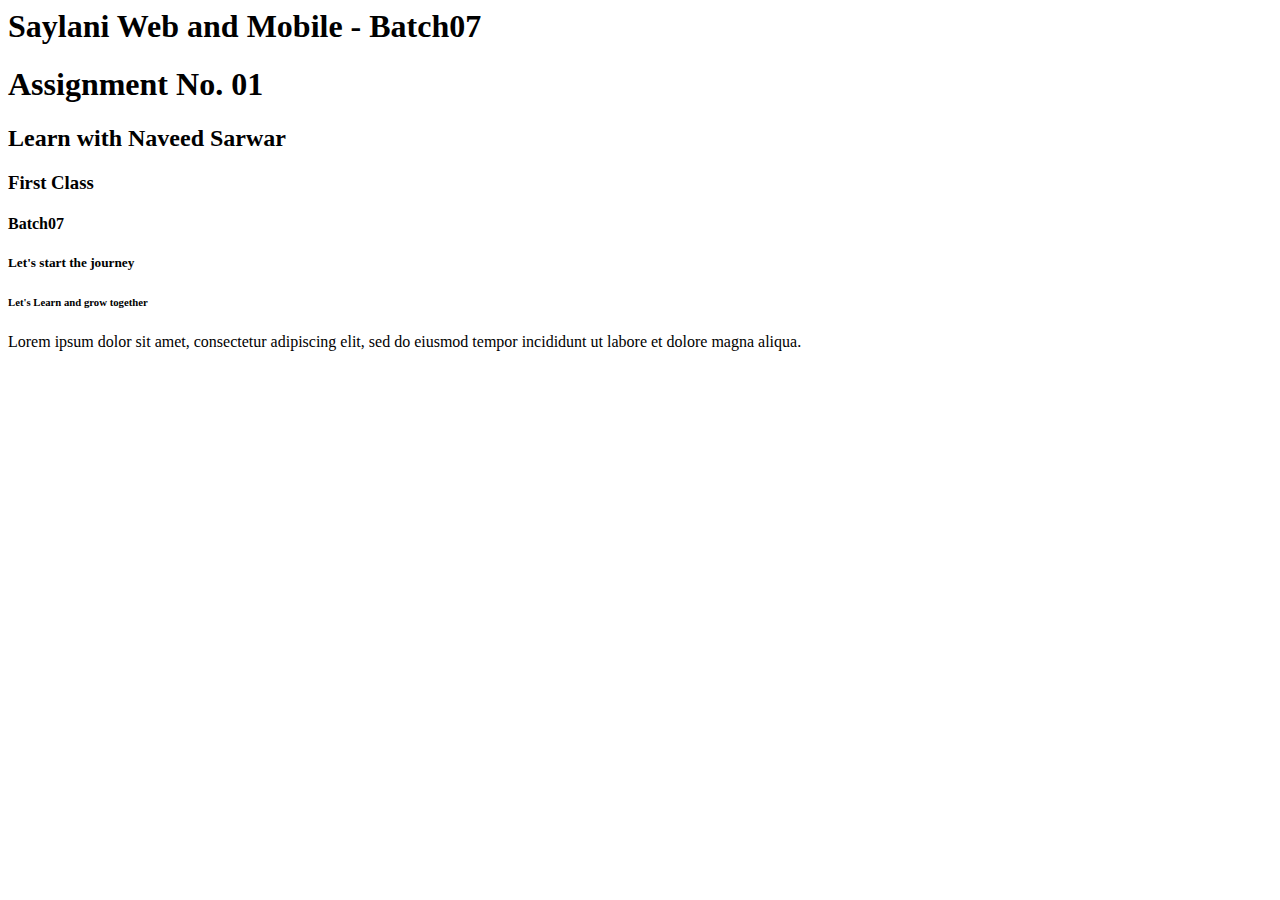
<file: Assignment-01/index.html>
<html lang="en">
<head>

    <title>Assignment No.01</title>
</head>
<body>
    <h1>Saylani Web and Mobile - Batch07</h1>
    <h1>Assignment No. 01</h1>
    <h2>Learn with Naveed Sarwar</h2>
    <h3>First Class</h3>
    <h4>Batch07</h4>
    <h5>Let's start the journey</h5>
    <h6>Let's Learn and grow together</h6>
    <p>Lorem ipsum dolor sit amet, consectetur adipiscing elit, sed do eiusmod tempor incididunt ut labore et dolore magna aliqua.</p>
</body>
</html>
</file>
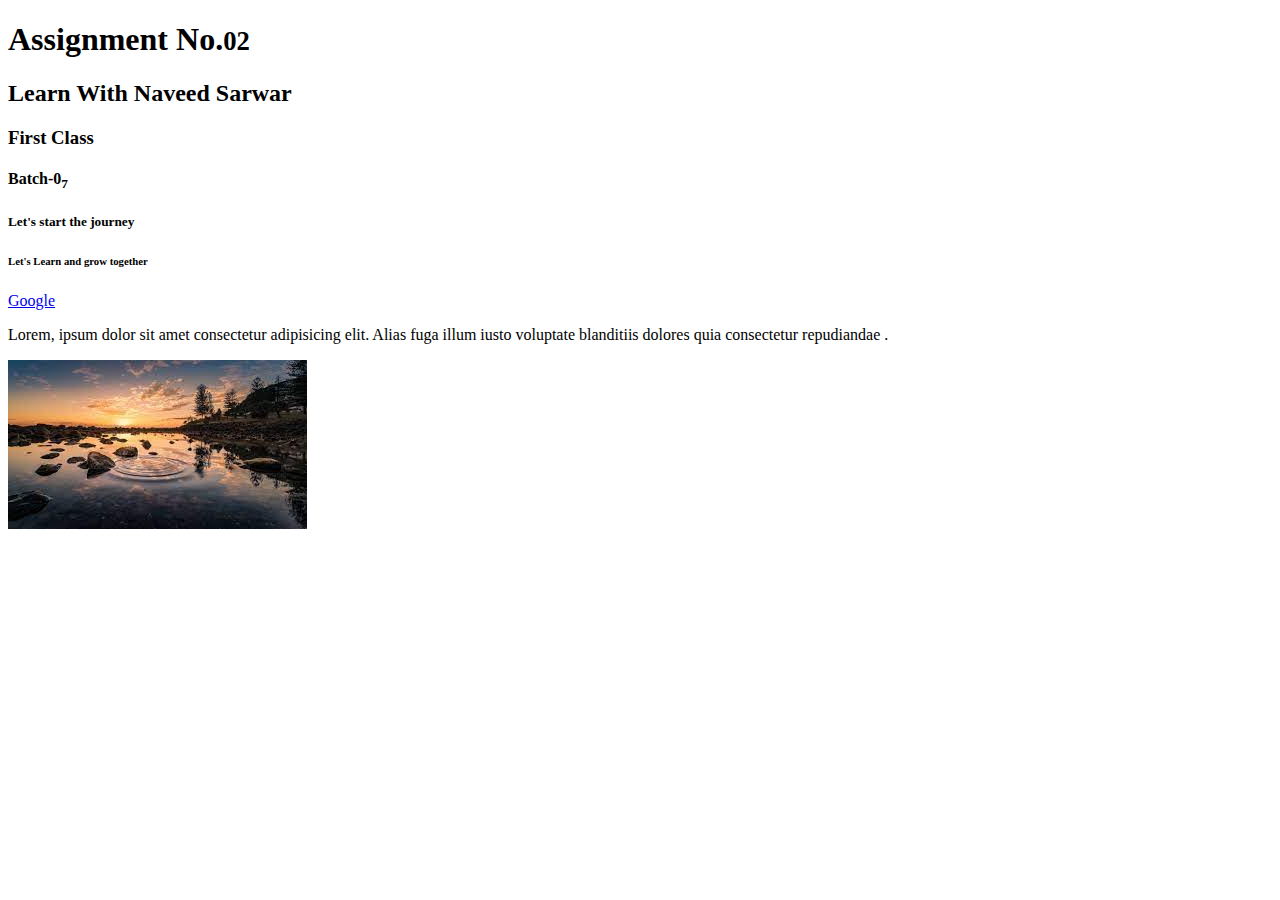
<file: Assignment-02/index.html>
<!DOCTYPE html>
<html lang="en">
<head>
   <title>Assignment-02</title>
</head>
<body>
    <h1>Assignment No.<small>02</small></h1>
    <h2>Learn With Naveed Sarwar</h2>
    <h3>First Class</h3>
    <h4>Batch-0<sub>7</sub></h4>
    <h5>Let's start the journey</h5>
    <h6>Let's Learn and grow together</h6>
    <a href="https://www.google.com/?hl=fr" target="_blank">Google</a>
    <p>Lorem, ipsum dolor sit amet consectetur adipisicing elit. Alias fuga illum iusto voluptate blanditiis dolores quia consectetur repudiandae .</p>
    <img src="./download.jpg" alt="image"/>

</body>
</html>
</file>
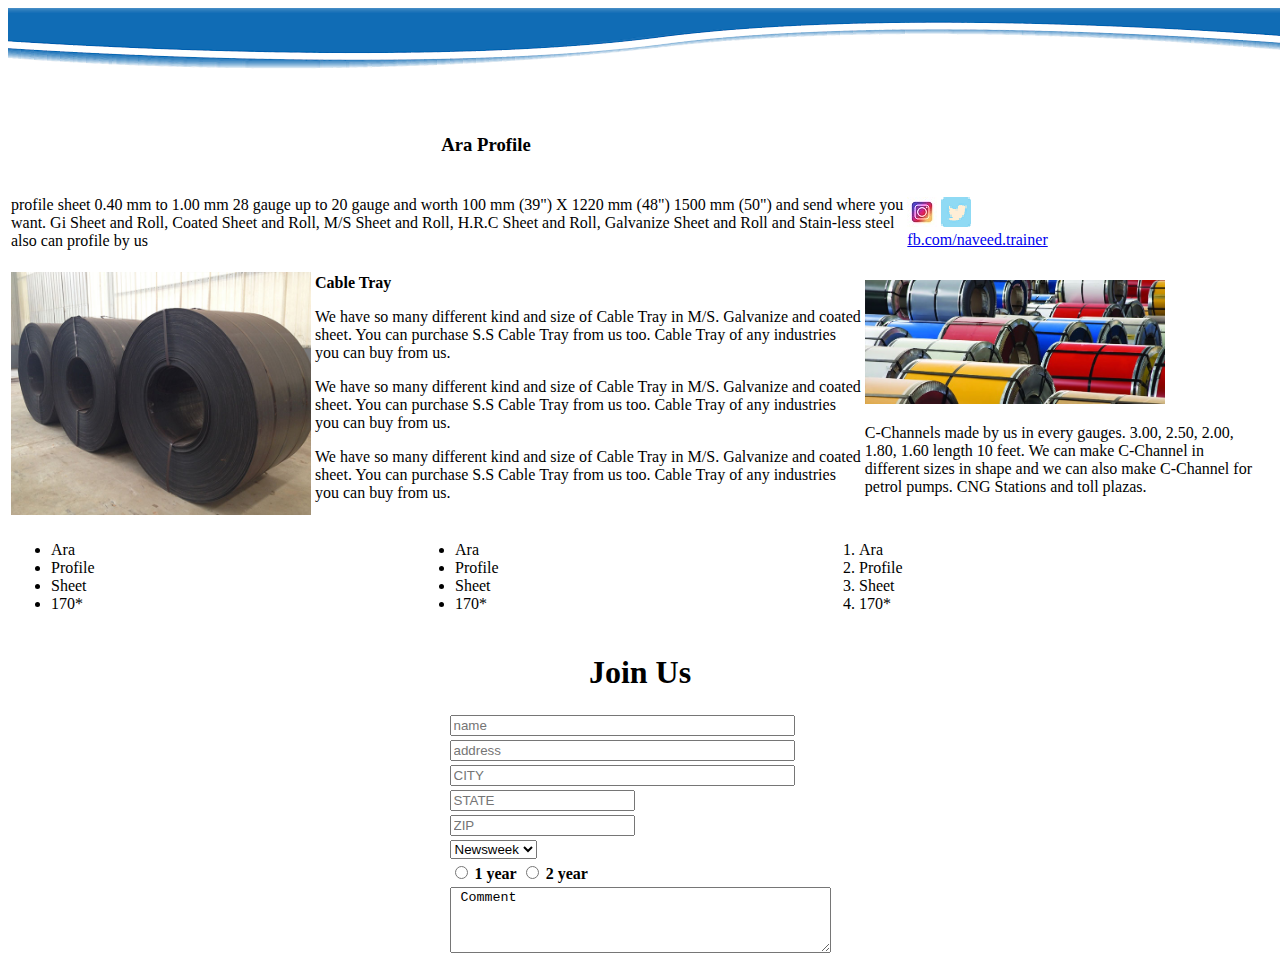
<file: Assignment-03/index.html>
<!DOCTYPE html>
<html lang="en">

<head>
    <title>Assignment-03</title>
</head>

<body>
    <img src="./head-img.png" alt="img" />
    <table>
        <tr >
            <td width="950" height="1" align="center">
                <h3 align="center">
                    Ara Profile
                </h3>
            </td>
        </tr>
    </table>
    <table>
        <tr>
            <td>
                <p>profile sheet 0.40 mm to 1.00 mm 28 gauge up to 20 gauge and worth 100 mm (39") X 1220 mm (48") 1500
                    mm (50") and send where you <br> want. Gi Sheet and Roll, Coated Sheet and Roll, M/S Sheet and Roll,
                    H.R.C Sheet and Roll, Galvanize Sheet and Roll and Stain-less steel <br> also can profile by us</p>
            </td>
            <td>
                <img src="./insta.jpg" alt="img" />
                <img src="./twiiter.png" alt="img" />
                <br>
                <a href="fb.com/naveed.trainer" target="_blank">fb.com/naveed.trainer</a>
                <br>
            </td>
        </tr>
    </table>
    <table>
        <tr>
            <td><img width="300px" src="./sheet-01.jpg" alt="img" /></td>
            <td >
                <b>Cable Tray</b>
                <p>We have so many different kind and size of Cable Tray in M/S. Galvanize and coated <br> sheet. You
                    can purchase S.S Cable Tray from us too. Cable Tray of any industries <br> you can buy from us.</p>
                <p>We have so many different kind and size of Cable Tray in M/S. Galvanize and coated <br> sheet. You
                    can purchase S.S Cable Tray from us too. Cable Tray of any industries <br> you can buy from us.</p>
                <p>We have so many different kind and size of Cable Tray in M/S. Galvanize and coated <br> sheet. You
                    can purchase S.S Cable Tray from us too. Cable Tray of any industries <br> you can buy from us.</p>



            </td>
            <td>
                <img width="300px" src="./sheet-02.jpg" alt="img" />
                <p>C-Channels made by us in every gauges. 3.00, 2.50, 2.00, <br> 1.80, 1.60 length 10 feet. We can make
                    C-Channel in <br> different sizes in shape and we can also make C-Channel for <br> petrol pumps. CNG
                    Stations and toll plazas.</p>


            </td>
        </tr>
    </table>
    <table>
        <tr>
            <td width="400">
                <ul>
                    <li>Ara</li>
                    <li>Profile</li>
                    <li>Sheet</li>
                    <li>170*</li>
                </ul>
            </td>
            <td width="400">
                <ul>
                    <li>Ara</li>
                    <li>Profile</li>
                    <li>Sheet</li>
                    <li>170*</li>
                </ul>
            <td witdh="400">
                <ol>
                    <li>Ara</li>
                    <li>Profile</li>
                    <li>Sheet</li>
                    <li>170*</li>
                </ol>
            </td>
        </tr>
    </table>

    <form action="" align="center">
        <h1>
            Join Us
        </h1>
        <table align="center">
            <tr>
                <td align="left">
                    <input type="text" placeholder="name" size="40" />
                </td>
            </tr>
            <tr>
                <td align="left">
                    <input type="text" placeholder="address" size="40" />
                </td>
            </tr>
            <tr>
                <td align="left">
                    <input type="text" placeholder="CITY" size="40" />
                </td>
            </tr>
            <tr>
                <td align="left">
                    <input type="text" placeholder="STATE" />
                </td>
            </tr>
            <tr>
                <td align="left">
                    <input type="number" placeholder="ZIP" />
                </td>
            </tr>
            <tr>
                <td align="left">
                    <select name="" id="">
                        <option value="" selected>Newsweek</option>
                        <option value="">Time</option>
                        <option value="">Range</option>
                    </select>
                </td>
            </tr>
            <tr>
                <td align="left">
                    <input type="radio" name="time" id="1" />
                    <label for="1"><b>1 year</b></label>
                    <input type="radio" name="time" id="2" />
                    <label for="2"><b>2 year</b></label>
                </td>
            </tr>
            <tr>
                <td align="left">
                    <textarea name="" id="" cols="45" rows="4"> Comment </textarea>
                </td>
            </tr>
        </table>
    </form>
</body>

</html>
</file>
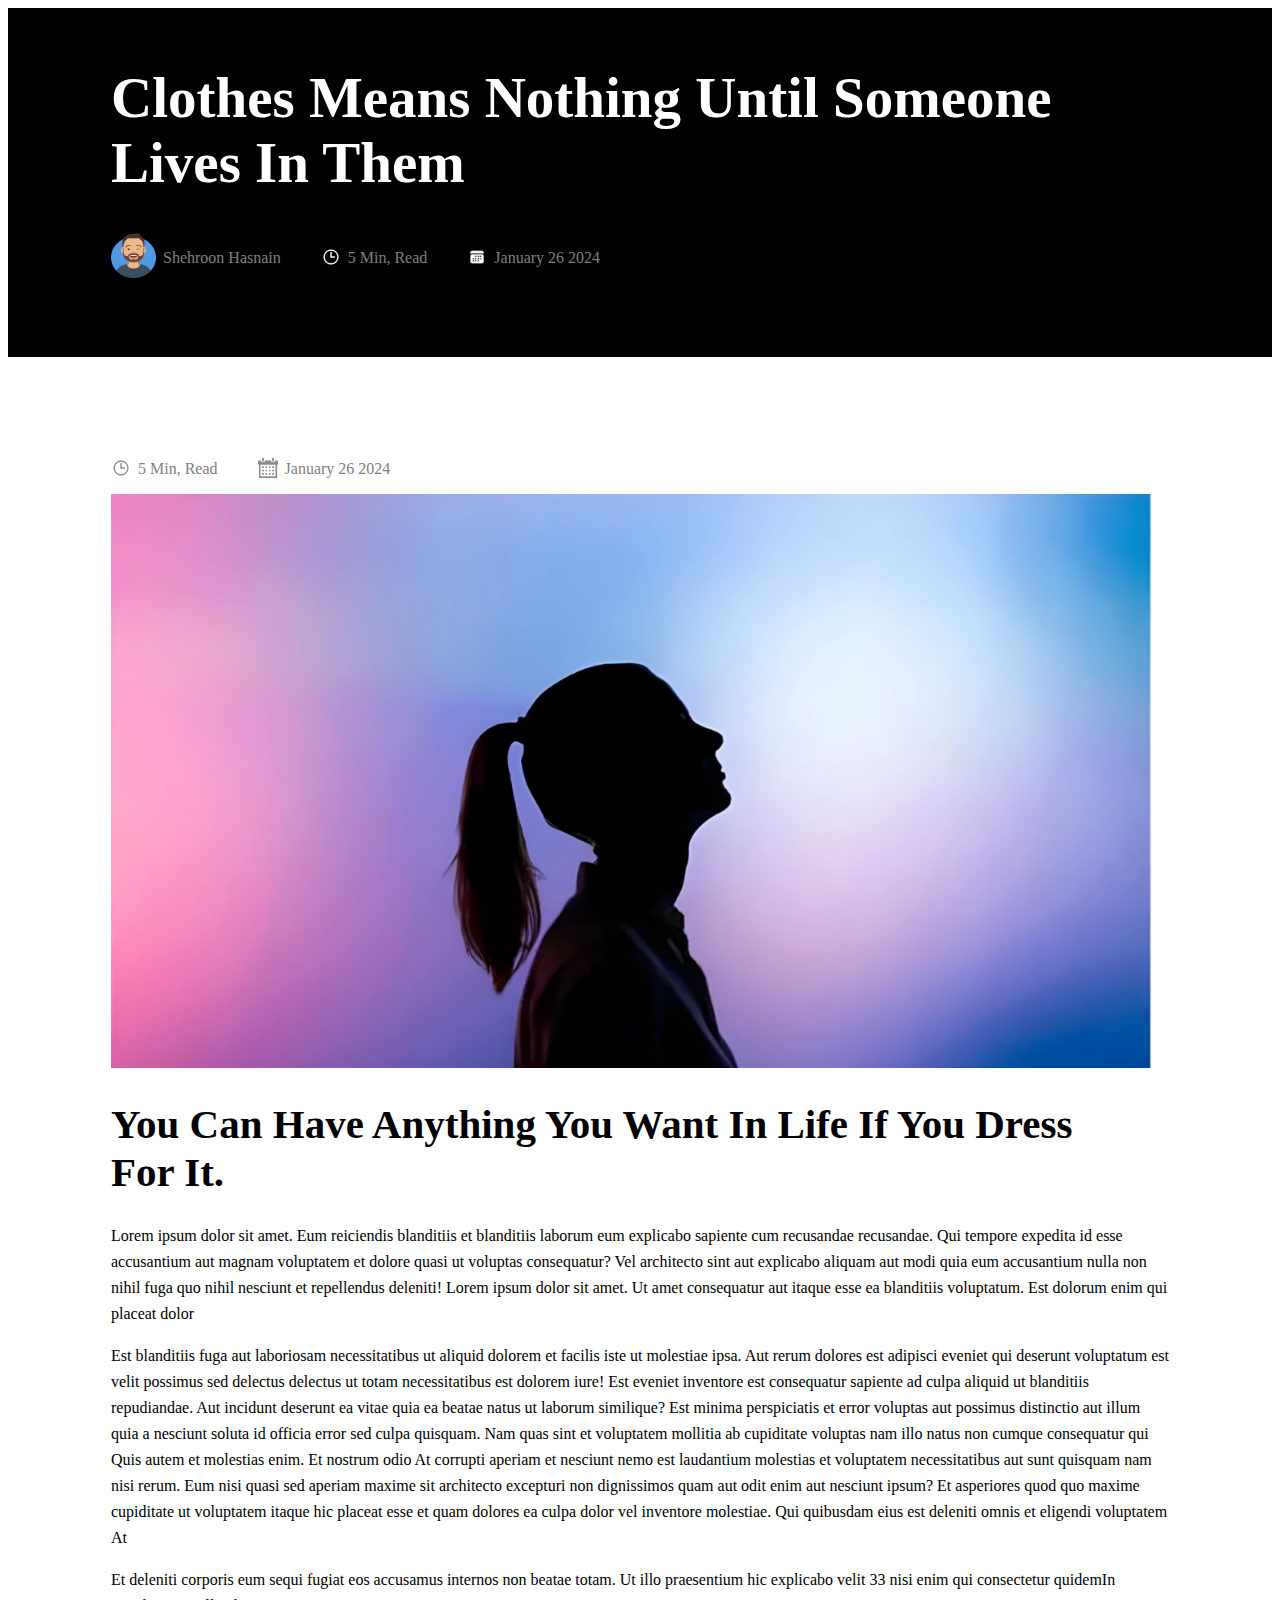
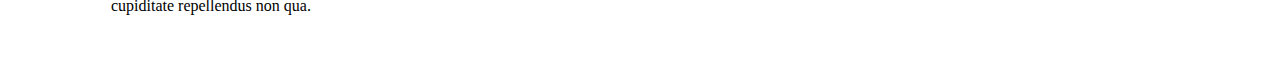
<file: Assignment-05/index.html>
<!DOCTYPE html>
<html lang="en">

<head>
    <meta charset="UTF-8">
    <meta name="viewport" content="width=device-width, initial-scale=1.0">
    <title>Assignment-05</title>
    <link rel="stylesheet" href="./style.css">
    <link rel="shortcut icon" href="./profile.png" type="image /x-icon">
</head>

<body>
    <header>
        <div id="head">
            <h1 id="cloth">
                Clothes Means Nothing Until Someone <br>Lives In Them
            </h1>
            <div class="headerBottom">
                <img src="./profile.png" alt="#" class="profile">
                <p class="text1">Shehroon Hasnain</p>
                <img src="./clock.png" alt="#" class="clock">
                <p class="text1">5 Min, Read</p>
                <img src="./calendar.png" alt="#" class="cal">
                <p class="text1">January 26 2024</p>
            </div>
        </div>
    </header>
    <section>
        <div class="downsec">
            <div class="headerB">
                <img src="./clock2.png" alt="#" class="clock2">
                <p class="text1">5 Min, Read</p>
                <img src="./calendar2.png" alt="#" class="cal2">
                <p class="text1">January 26 2024</p>
            </div>

            <img src="./img.jpg" alti="#" class="img">
            <h1 class="cloth">
                You Can Have Anything You Want In Life If You Dress <br> For It.
            </h1>
            <p class="text3">Lorem ipsum dolor sit amet. Eum reiciendis blanditiis et blanditiis laborum eum explicabo
                sapiente cum recusandae recusandae. Qui tempore expedita id esse accusantium aut magnam voluptatem et
                dolore quasi ut voluptas consequatur? Vel architecto sint aut explicabo aliquam aut modi quia eum
                accusantium nulla non nihil fuga quo nihil nesciunt et repellendus deleniti! Lorem ipsum dolor sit amet.
                Ut amet consequatur aut itaque esse ea blanditiis voluptatum. Est dolorum enim qui placeat dolor</p>
            <p class="text3">Est blanditiis fuga aut laboriosam necessitatibus ut aliquid dolorem et facilis iste ut
                molestiae ipsa. Aut rerum dolores est adipisci eveniet qui deserunt voluptatum est velit possimus sed
                delectus delectus ut totam necessitatibus est dolorem iure! Est eveniet inventore est consequatur
                sapiente ad culpa aliquid ut blanditiis repudiandae. Aut incidunt deserunt ea vitae quia ea beatae natus
                ut laborum similique? Est minima perspiciatis et error voluptas aut possimus distinctio aut illum quia a
                nesciunt soluta id officia error sed culpa quisquam. Nam quas sint et voluptatem mollitia ab cupiditate
                voluptas nam illo natus non cumque consequatur qui Quis autem et molestias enim. Et nostrum odio At
                corrupti aperiam et nesciunt nemo est laudantium molestias et voluptatem necessitatibus aut sunt
                quisquam nam nisi rerum. Eum nisi quasi sed aperiam maxime sit architecto excepturi non dignissimos quam
                aut odit enim aut nesciunt ipsum? Et asperiores quod quo maxime cupiditate ut voluptatem itaque hic
                placeat esse et quam dolores ea culpa dolor vel inventore molestiae.

                Qui quibusdam eius est deleniti omnis et eligendi voluptatem At</p>
            <p class="text3">Et deleniti corporis eum sequi fugiat eos accusamus internos non beatae totam. Ut illo
                praesentium hic explicabo velit 33 nisi enim qui consectetur quidemIn cupiditate repellendus non qua.</p>

        </div>
    </section>
</body>

</html>
</file>
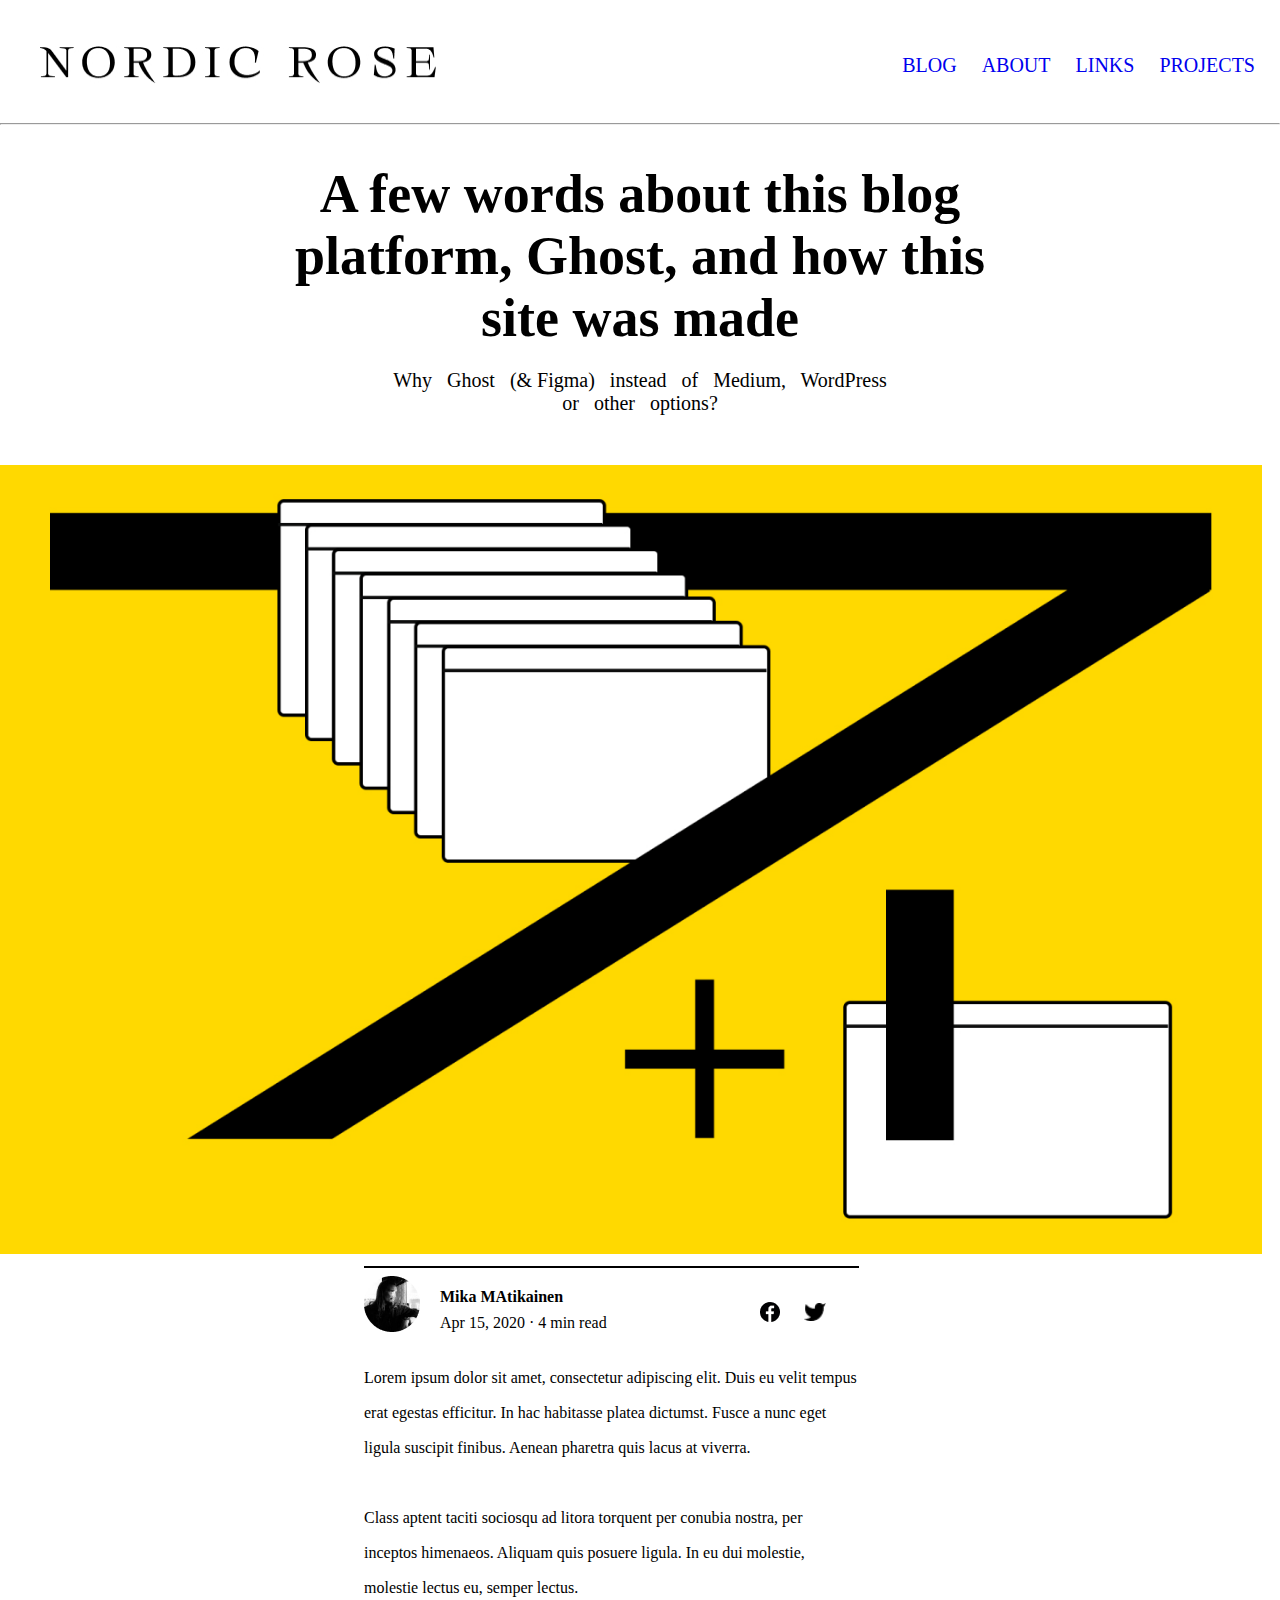
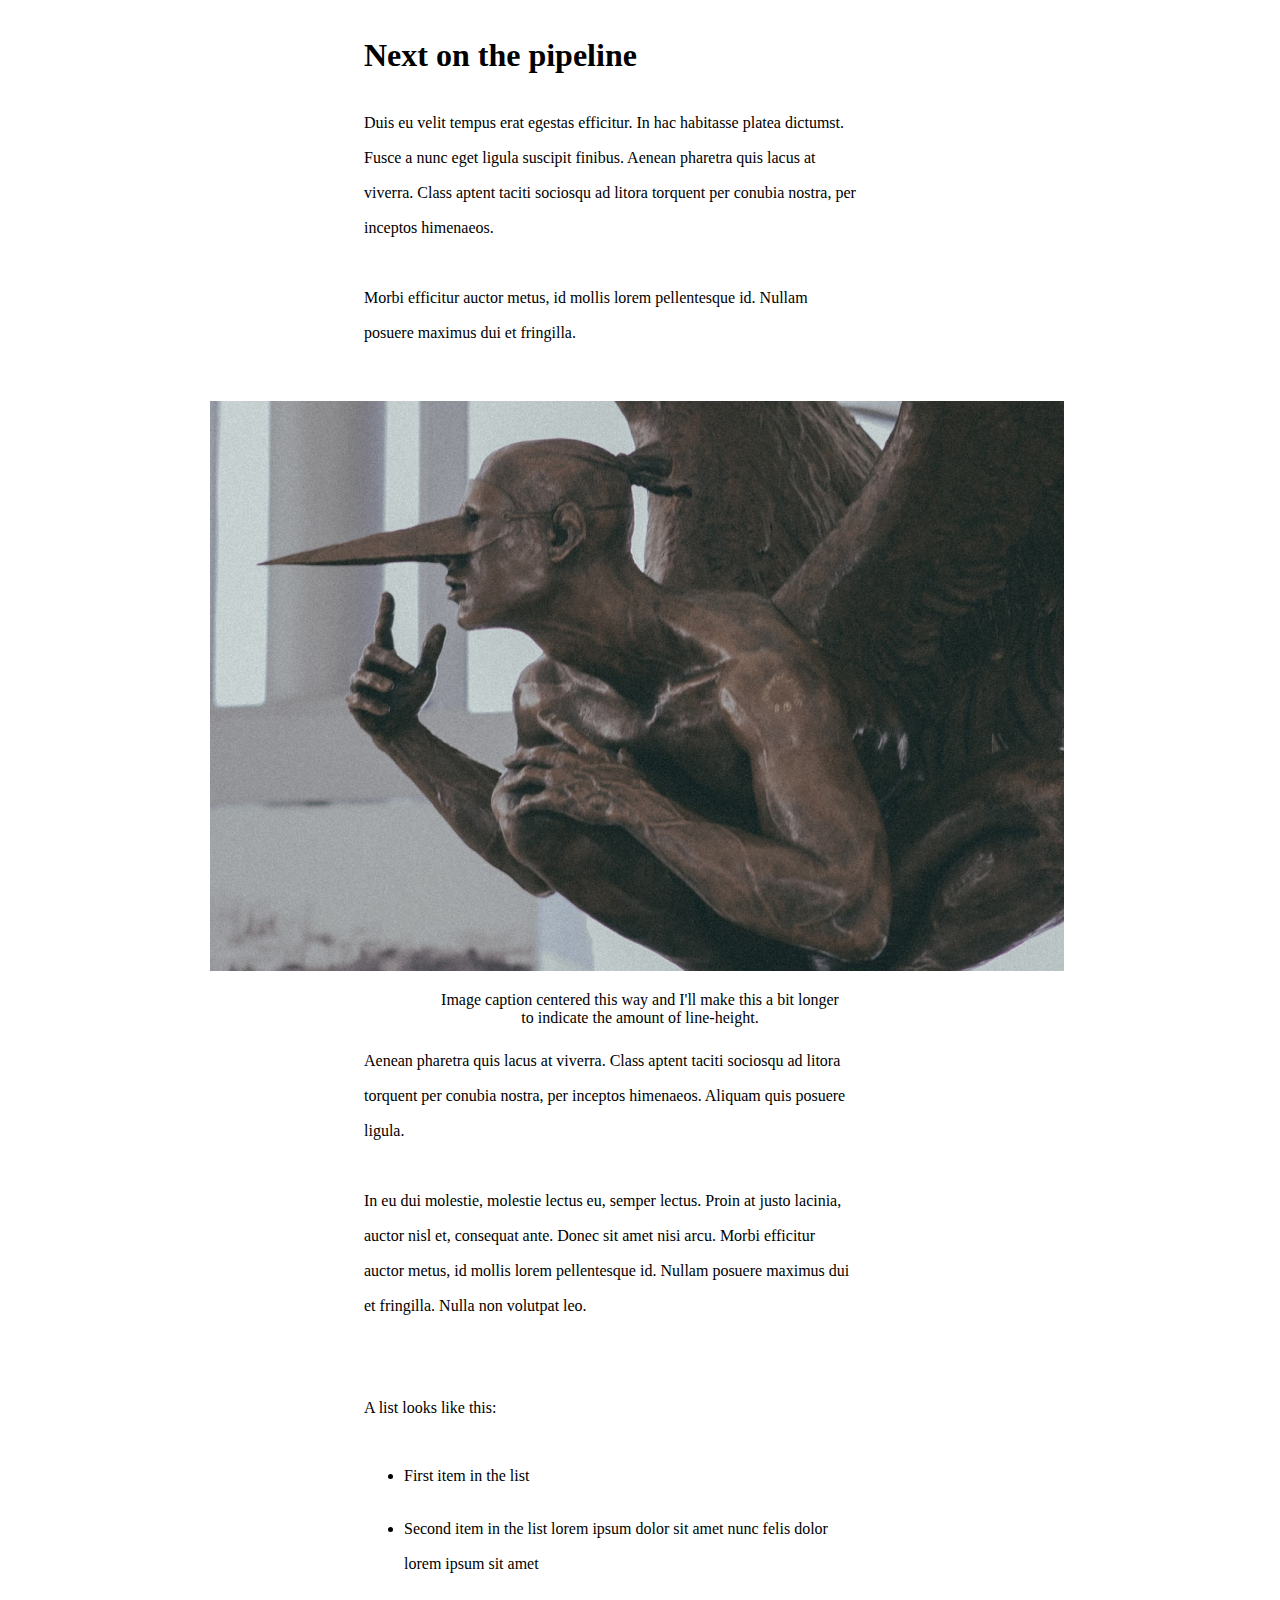
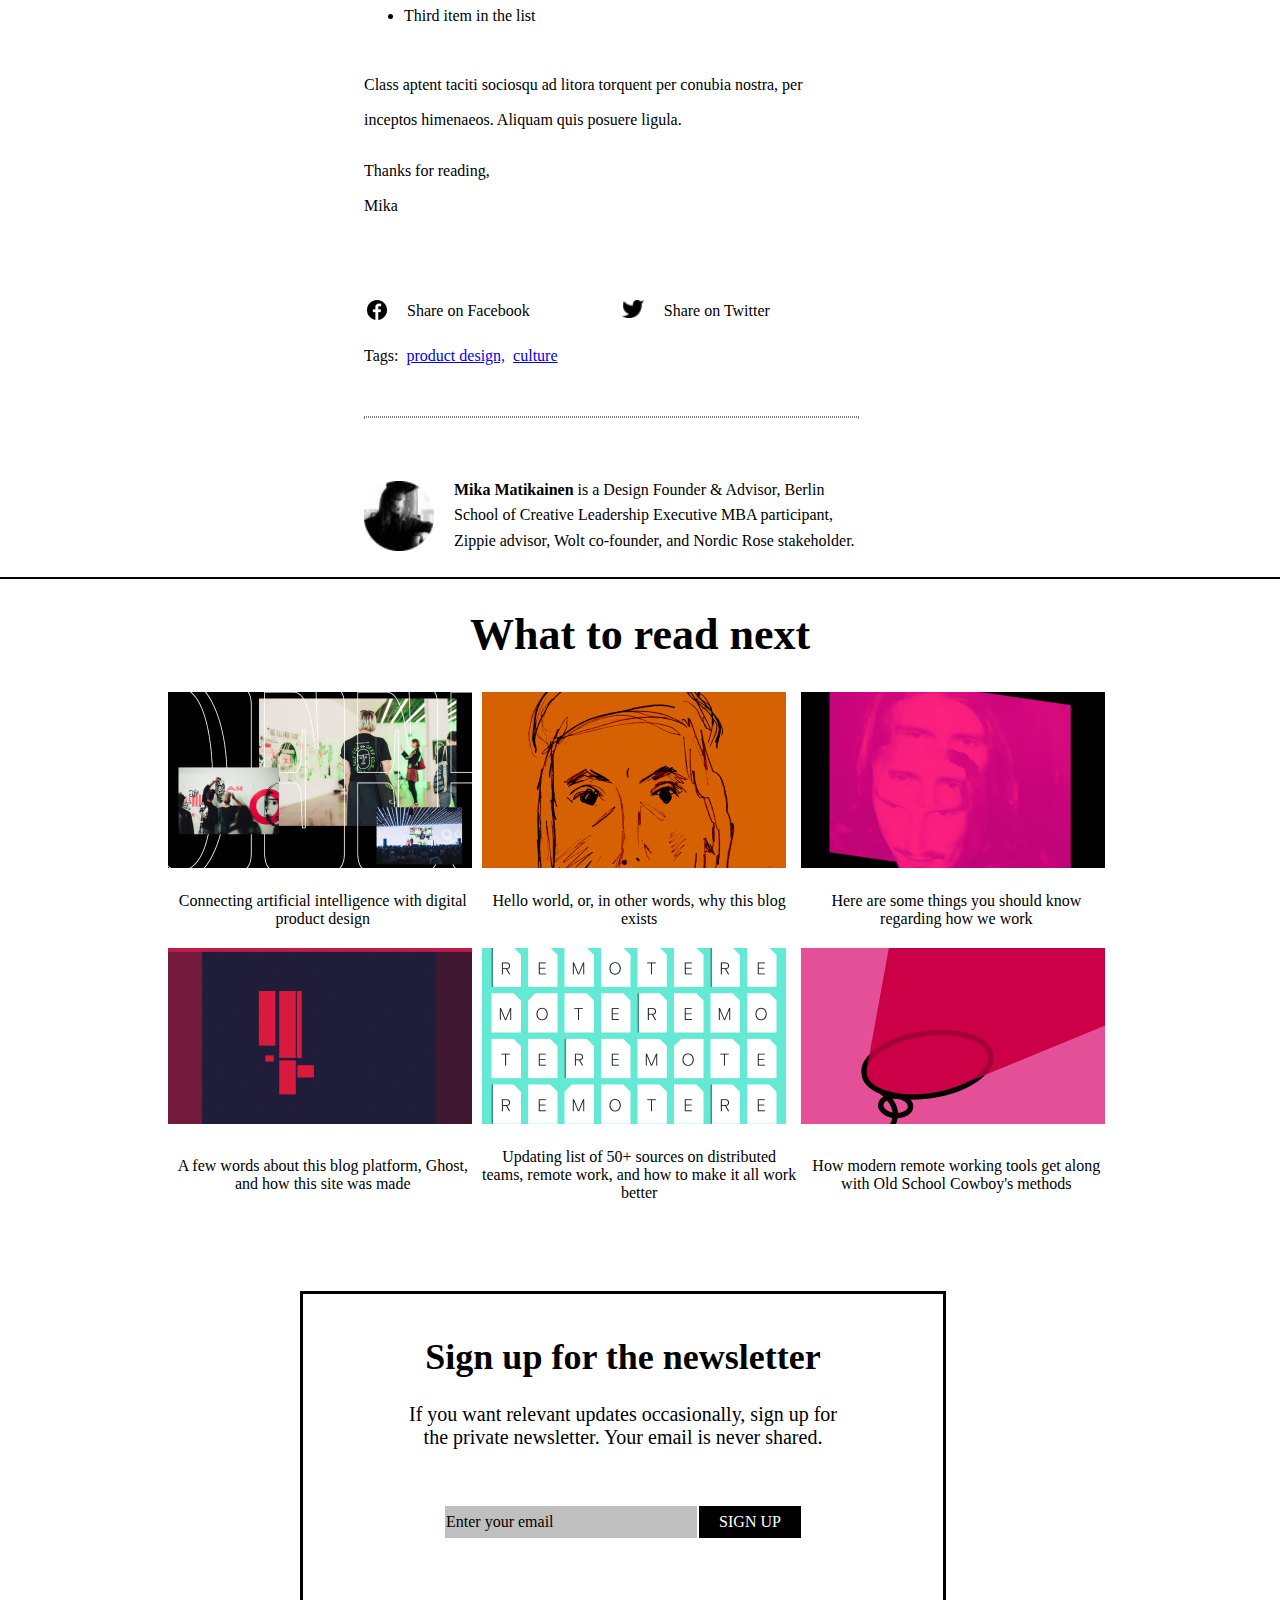
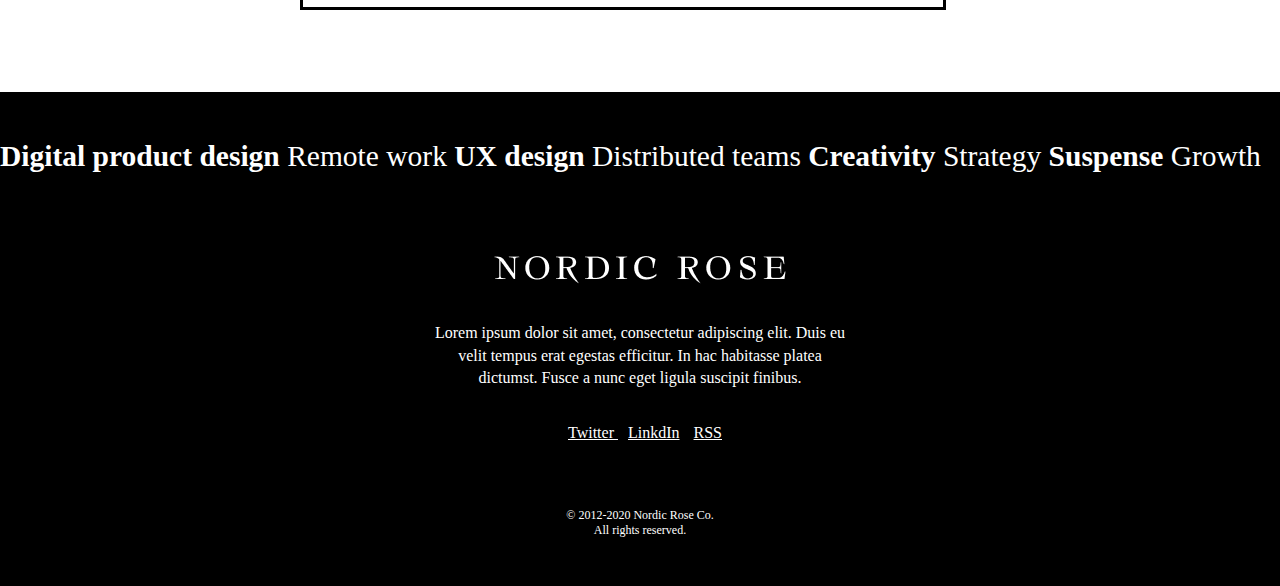
<file: Assignment-06/index.html>
<!DOCTYPE html>
<html lang="en">

<head>
    <meta charset="UTF-8">
    <meta name="viewport" content="width=device-width, initial-scale=1.0">
    <title>Assignment-06</title>
    <link rel="stylesheet" href="./style.css">
    <link rel="shortcut icon" href="./websiteicon.png" type="image /x-icon" >
</head>

<body class="body">
    <!-- Navbar start here -->
    <header>
        <nav>
            <div class="navdivback">
                <img src="./NORDIC ROSE.jpg" alt="logo" id="logo">
                <div class="navbar">
                    <ul class="ul">
                        <li><a href="#">PROJECTS</a></li>
                        <li><a href="#">LINKS</a></li>
                        <li><a href="#">ABOUT</a></li>
                        <li><a href="#">BLOG</a></li>
                    </ul>
                </div>

            </div>
            <hr>
        </nav>
    </header>
    <!-- Navbar end here -->


    <section>
        <h1 class="head1">A few words about this blog <br>platform, Ghost, and how this <br> site was made</h1>
        <p class="para1">Why &nbsp Ghost &nbsp (& Figma) &nbsp instead &nbsp of &nbsp Medium, &nbsp WordPress <br> or
            &nbsp other &nbsp options?</p>
    </section>

    <img src="./image 2.jpg" alt="img" id="img2">
    <section>
        <div class="body2">
            <hr id="hr">
            <div style="display: flex;">
                <img src="Mask Group.jpg" alt="" style="width: 56px;
                height: 56px; padding:0px 20px 0px 0px; ">
                <div style="line-height: 10px;padding: 0px 150px 0px 0px;">
                    <p><b>Mika MAtikainen</b></p>
                    <p>Apr 15, 2020 · 4 min read</p>
                </div>
                <div>
                    <table align="center" border="0.5px">
                        <tr>
                            <td width="40px">
                                <div class="fbtw">
                                    <img src="./facebook 1.jpg" alt="img" id="fb">
                                    
                                </div>
                            </td>
                            <td width="40px">
                                <div class="fbtw">
                                    <img src="./Vector.jpg" alt="img" id="tweet">
                                   
                                </div>
                            </td>
    
                        </tr>
                    </table>
                </div>
            </div>
            <p>
                Lorem ipsum dolor sit amet, consectetur adipiscing elit. Duis eu velit tempus erat egestas efficitur. In
                hac habitasse platea dictumst. Fusce a nunc eget ligula suscipit finibus. Aenean pharetra quis lacus at
                viverra.
                <br>

                <br>
                Class aptent taciti sociosqu ad litora torquent per conubia nostra, per inceptos himenaeos. Aliquam quis
                posuere ligula. In eu dui molestie, molestie lectus eu, semper lectus.
            </p>
            <h1 id="next">Next on the pipeline</h1>
            <p>Duis eu velit tempus erat egestas efficitur. In hac habitasse platea dictumst. Fusce a nunc eget ligula
                suscipit finibus. Aenean pharetra quis lacus at viverra. Class aptent taciti sociosqu ad litora torquent
                per conubia nostra, per inceptos himenaeos.
                <br>
                <br>

                Morbi efficitur auctor metus, id mollis lorem pellentesque id. Nullam posuere maximus dui et fringilla.
            </p>
            <br>
        </div>
        <div class="rec8">
            <img src="./Rectangle 8.jpg" id="rec8">
            <p id="para2">
                Image caption centered this way and I'll make this a bit longer <br> to indicate the amount of
                line-height.
            </p>
        </div>
        <div class="body2">
            <p>Aenean pharetra quis lacus at viverra. Class aptent taciti sociosqu ad litora torquent per conubia
                nostra, per inceptos himenaeos. Aliquam quis posuere ligula.
                <br>
                <br>

                In eu dui molestie, molestie lectus eu, semper lectus. Proin at justo lacinia, auctor nisl et, consequat
                ante. Donec sit amet nisi arcu. Morbi efficitur auctor metus, id mollis lorem pellentesque id. Nullam
                posuere maximus dui et fringilla. Nulla non volutpat leo.
            </p>
            <br>
            <p>A list looks like this:</p>

            <div>

                <ul>
                    <li id="ul2">First item in the list</li>
                    <li>Second item in the list lorem ipsum dolor sit amet nunc felis dolor lorem ipsum sit amet</li>
                    <li id="ul2">Third item in the list</li>
                </ul>

            </div>
            <p>Class aptent taciti sociosqu ad litora torquent per conubia nostra, per inceptos himenaeos. Aliquam quis
                posuere ligula. </p>

            <p>Thanks for reading,<br>
                Mika</p>
            <br>
            <div>
                <table align="center" border="0.5px">
                    <tr>
                        <td width="670px">
                            <div class="fbtw">
                                <img src="./facebook 1.jpg" alt="img" id="fb">
                                <p id="fbpara">Share on Facebook</p>
                            </div>
                        </td>
                        <td width="670px">
                            <div class="fbtw">
                                <img src="./Vector.jpg" alt="img" id="tweet">
                                <p id="tweetpara">Share on Twitter</p>
                            </div>
                        </td>

                    </tr>
                </table>
            </div>
            <span id="span">
                <p id="tag">Tags:</p>
                <a href="#" class="an">product design,</a>
                <a href="#" class="an">culture</a>
            </span>
            <br>
            <hr style="border: 2pxpx; border-style: dotted;">
            <br>
            <div class="mgimgpara">
                <img src="./Mask Group.jpg" alt="img" id="mgimg">
                <p id="mgpara"><b>Mika Matikainen</b> is a Design Founder & Advisor, Berlin School of Creative
                    Leadership Executive MBA participant, Zippie advisor, Wolt co-founder, and Nordic Rose stakeholder.
                </p>
            </div>

        </div>
        <hr style="border: 1px; border-color:black; border-style:solid;">
        <div class="imgtab">
            <h1 style="font-size: 44px; text-align: center;">What to read next</h1>
            <table>
                <tr>
                    <td><img src="./Rectangle 4.jpg" alt="img" class="tdimg"></td>
                    <td> <img src="./Rectangle 11.jpg" alt="img" class="tdimg"></td>
                    <td> <img src="./Rectangle 10.jpg" alt="img" class="tdimg"></td>
                </tr>
                <tr>
                    <td>
                        <p class="tdimg">Connecting artificial intelligence with digital product design</p>
                    </td>
                    <td>
                        <p class="tdimg">Hello world, or, in other words, why this blog exists</p>
                    </td>
                    <td>
                        <p class="tdimg">Here are some things you should know regarding how we work </p>
                    </td>
                </tr>
                <tr>
                    <td><img src="./Rectangle 37.jpg" alt="img" class="tdimg"></td>
                    <td><img src="./Rectangle 39.jpg" alt="img" class="tdimg"></td>
                    <td><img src="./Rectangle 38.jpg" alt="img" class="tdimg"></td>
                </tr>
                <tr>
                    <td>
                        <p class="tdimg">A few words about this blog platform, Ghost, and how this site was made</p>
                    </td>
                    <td>
                        <p class="tdimg">Updating list of 50+ sources on distributed teams, remote work, and how to make
                            it all work better</p>
                    </td>
                    <td>
                        <p class="tdimg">How modern remote working tools get along with Old School Cowboy's methods</p>
                    </td>
                </tr>
            </table>


        </div>
        <br>
        <br>
        <div class="box">
            <br>
            <h1 style="font-size: 36px; text-align: center;">Sign up for the newsletter</h1>
            <p style="font-size: 20px; text-align: center;">If you want relevant updates occasionally, sign up for <br>
                the private newsletter. Your email is never shared. </p>
            <table align="center" style="padding-top: 35px;">
                <tr>
                    <td width="250px" height="30px" style="background-color: rgba( 128, 128, 128, 0.5);">
                        Enter your email
                    </td>
                    <td width="100px" align="center" style="background-color: black; color: white;">
                        SIGN UP
                    </td>
                </tr>
            </table>
        </div>
        <br>
        <br>
        <br>

    </section>
    <footer style="background-color: black;">
        <br>


        <p id="digipro"> <b>Digital product design</b> Remote work <b>UX design</b> Distributed teams <b>Creativity</b>
            Strategy <b>Suspense</b> Growth</p>
        <br>
        <br>
        <br>
        <div align="center">
            <img src="./NORDIC ROSE-5.png" alt="img">
            <br>
            <br>
            <p style="font-size: 16px; line-height: 22.4px; color: white;">Lorem ipsum dolor sit amet, consectetur
                adipiscing elit. Duis eu <br> velit tempus erat egestas efficitur. In hac habitasse platea <br>dictumst.
                Fusce a nunc eget ligula suscipit finibus. </p>
            <br>
            <span>
                <a href="#" style="color: white ; font-size: 16px; padding-left: 10px; padding-top: 50px;">Twitter </a>
                <a href="#" style="color: white ; font-size: 16px; padding-left: 10px; padding-top: 50px;">LinkdIn</a>
                <a href="#" style="color: white ; font-size: 16px; padding-left: 10px; padding-top: 50px;">RSS</a>
            </span>
            <br>
            <br>
            <br>
            <br>

            <p style="color: white; font-size: 12px;">© 2012-2020 Nordic Rose Co. <br>All rights reserved. </p>
            <br>
            <br>
        </div>

    </footer>
</body>

</html>
</file>
<file: Assignment-05/style.css>
#head{
     background-color: black;
    padding: 19px 103px 19px 103px;
    width: auto;
    height: 311px;
    
}
#cloth{
    color: white;
    font-size: 57px;
}
.headerBottom{
    display: flex;
    padding: 0px 1px 27px 0px;
}
.text1{
    color: grey;
    padding-left:7px;
   
}
.profile{
    width:45px;
    height: 45px;
    
}
.clock{
    padding-left: 40px;
    padding-top: 14px;
    width:20px;
    height: 20px;
}
.cal{
    padding-left: 40px;
    padding-top: 14px;
    width:20px;
    height: 20px;
}
.img{
    width: 1041px; 

}
.downsec{

    padding:87px 103px 19px 103px ;
}
.clock2{
    width:20px ;
    height:20px ;
    padding-top: 14px;
    
}
.cal2{
    width:20px ;
    height: 20px;
    padding-top: 14px;
    padding-left: 40px;
}
.headerB{
    display: flex;
}
.cloth{
    font-size: 41px;
}
.text3{
    line-height: 26px;
}
</file>
<file: Assignment-06/style.css>
.navdivback {
    height: 115px;
    /* border: 10px; */
    /* border-style: solid; */
    /* border-color: black;
    background-color: red; */
}

#logo {
    padding: 46px 0px 0px 40px;
    width: 395.83px;
    height: 37.53px;



}

.navbar {
    margin: 0px;
}

.navbar li {
    float: right;
    list-style: none;
    text-align: center;
    margin: 0px;

}

.navbar li a {
    text-decoration: none;
    padding: 0px 25px 0px 0px;
    font-size: 20px;
    margin: 0px 0px 0px 0px;
    font-family: New York Small;


}

.ul {
    margin: 0px 0px -34px 0px;
}

.head1 {
    text-align: center;
    font-size: 54px;
    padding: 30px 0px 20px 0px;
    margin: 0px 0px 0px 0px;
}

.para1 {
    text-align: center;
    font-size: 20px;
    font-family: SF Mono;
    padding: 0px 0px 50px 0px;
    margin: 0px 0px 0px 0px;
}

#img2 {
    width: 1262px;
    height: auto;
    margin: 0px;

}

.body {
    margin: 0px;
}

.body2 {
    margin: 0px 421px 0px 364px;
    line-height: 35px;
    
}
#hr{
    height: 0px;
    border: 1px;
    border-color: black;
    border-style: solid;
}
#next{
    padding: 12px 0px 10px 0px;
}
.rec8{
    margin: 0px 210px 0px 210px;

}
#rec8{
    width: 854px;
height: 570px;


}
#para2{
    font-size: 16px;
    font-family: SF Pro Text;
    text-align: center;
}
#ul2{
    line-height: 70px;
    
}
#fb{
    width: 20px;
height: 20px;
/* top: 3777px
left: 470px
padding: 0.04px, 0px, 0.04px, 0px */
padding: 23px 20px 0px 0px;

}
#fbpara{
    width: 148px;
height: 26px;
/* top: 3774px
left: 506px */
font-family: SF Pro Text;
font-size: 16px;
}
#tweet{
    width: 22px;
height: 18px;
/* top: 3778px
left: 800px */
padding: 23px 20px 0px 0px;


}
#tweetpara{
    font-family: SF Pro Text;
font-size: 16px;
width: 127px;
height: 26px;
/* top: 3774px
left: 838px */

}
.fbtw{
    display: flex;
    padding: 0px 0px 0px 0px;
}
#id{
    box-shadow: 10px 10px;
}
#span{
    display: flex;
}
.an{
    margin: 0px;
    padding: 0px 8px 0px 0px;
}
#tag{
    margin: 0px;
    padding: 0px 8px 0px 0px;
}
#mgimg{
    width: 70px;
height: 70px;
/* top: 3940px
left: 400px */
padding: 20px 20px 0px 0px;

}
#mgpara{
    font-size: 16px;
    line-height: 25.6px;
}
.mgimgpara{
    display: flex;
}
.tdimg{
    /* width: 304px;
height: 176px; */
/* top: 4299px
left: 221px */
text-align: center;

}
.imgtab{
    margin: 0px 165px 0px 165px;
}
.box{
    margin: 34px 320px 28px 300px;
    width: 640px;
height: 313px;
/* top: 5021px
left: 400px
border: 1px */
border: 5px 1px 1px 1px;
border-color: black;
border-style: solid;

}

#digipro{
    font-size: 29.5px;
    color: white;
}
</file>
